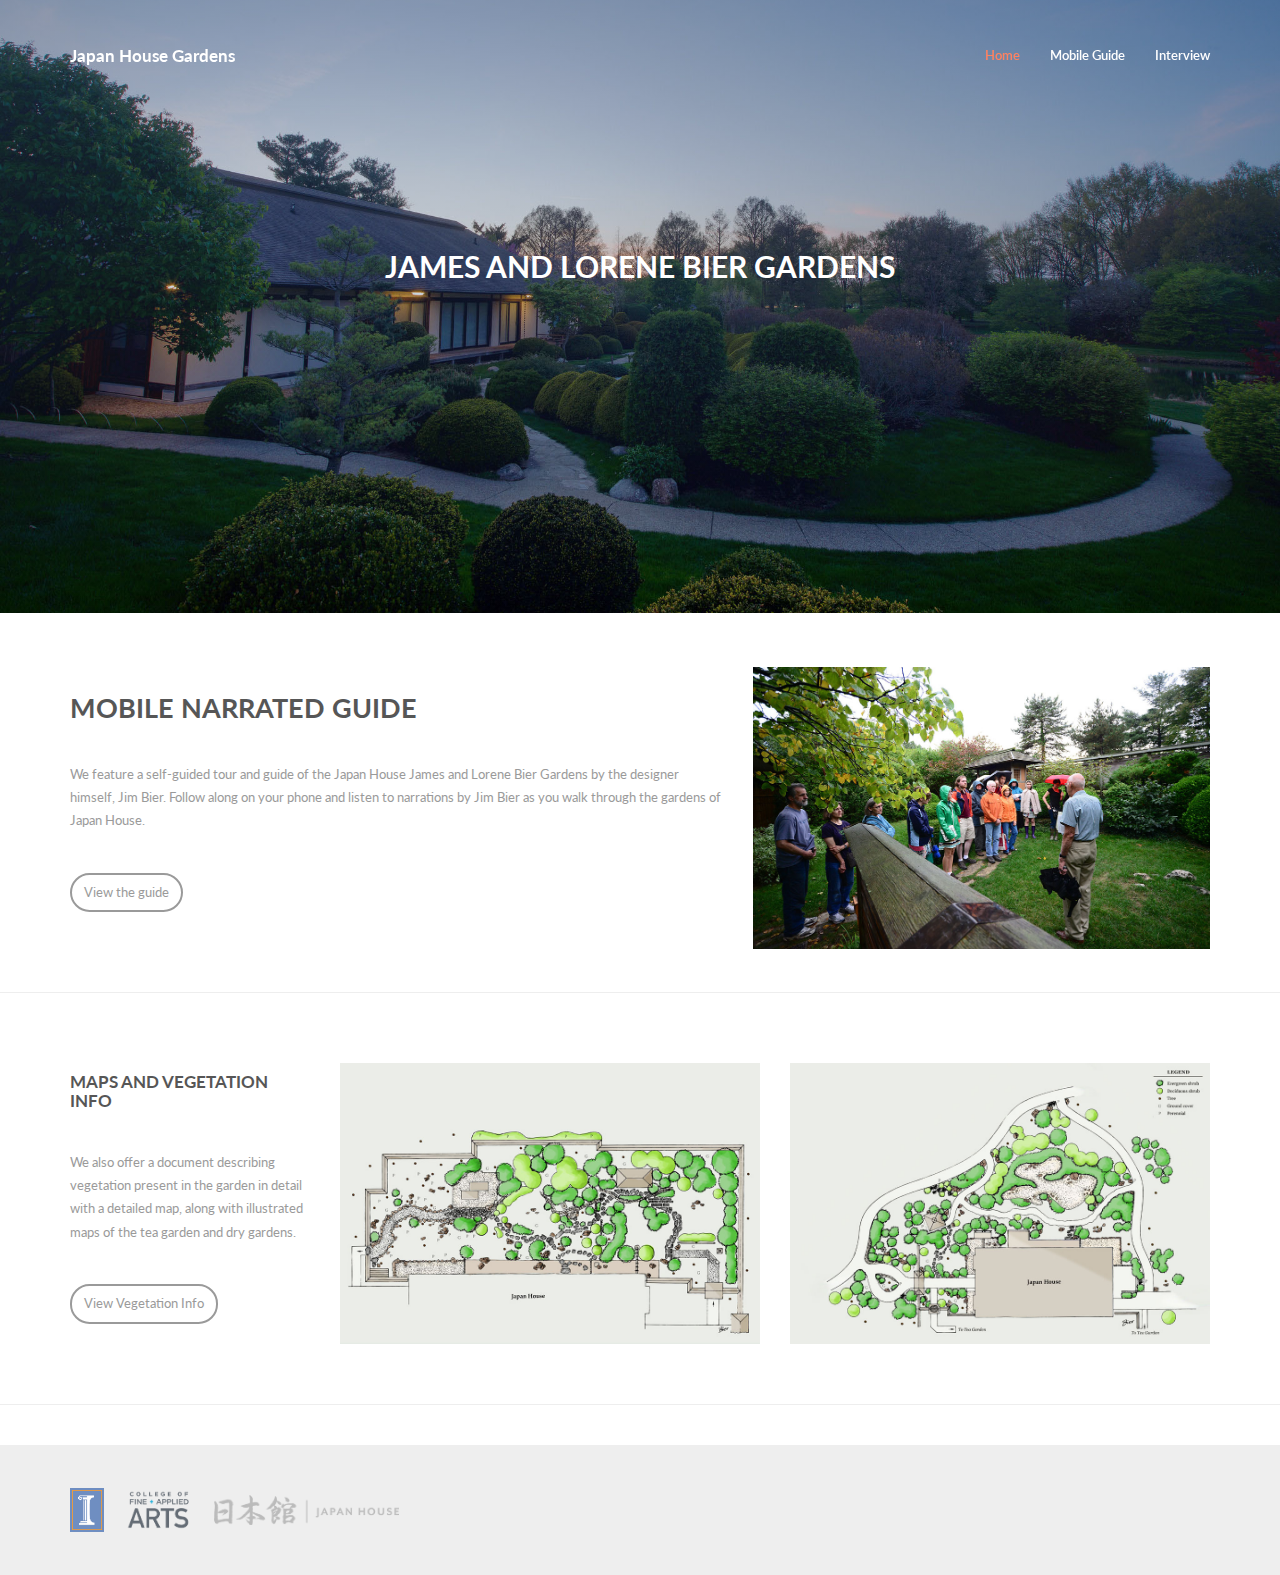
<file: index.html>
<!DOCTYPE html>
<html lang="en">
<head>
    <meta charset="utf-8">
    <meta http-equiv="X-UA-Compatible" content="IE=edge">
    <meta name="viewport" content="width=device-width, initial-scale=1">
    <meta name="description" content="">
    <meta name="author" content="">
    <link rel="shortcut icon" href="img/favicon.png" type="image/x-icon" />

    <title>Japan House | James and Lorene Bier Gardens</title>

    <!-- CSS -->
    <link href="css/animate.css" rel="stylesheet">

    <link href="css/styles.css" rel="stylesheet">


    <!-- Google Fonts -->
    <link href='http://fonts.googleapis.com/css?family=Lato:400,700,900' rel='stylesheet' type='text/css'>
    <!-- HTML5 shim and Respond.js for IE8 support of HTML5 elements and media queries -->
    <!--[if lt IE 9]>
      <script src="https://oss.maxcdn.com/html5shiv/3.7.2/html5shiv.min.js"></script>
      <script src="https://oss.maxcdn.com/respond/1.4.2/respond.min.js"></script>
    <![endif]-->
</head>
<body data-spy="scroll" data-target=".navbar" data-offset="71">
    <div class ="wrapper">
        <nav class="navbar navbar-default navbar-fixed-top js-navbar-top js-toggleClass">
            <div class="container">
              <div class="navbar-header">
                <button type="button" class="navbar-toggle collapsed" data-toggle="collapse" data-target="#navbar" aria-expanded="false" aria-controls="navbar">
                  <span class="sr-only">Toggle navigation</span>
                  <span class="icon-bar"></span>
                  <span class="icon-bar"></span>
                  <span class="icon-bar"></span>
                </button>
                <a class="navbar-brand" href="">Japan House Gardens</a>
              </div>
              <div id="navbar" class="collapse navbar-collapse">
                <ul class="nav navbar-nav navbar-right ">
                  <li class="active"><a href="">Home</a></li>
                  <li><a target="_blank" href="guide">Mobile Guide</a></li>
                  <li><a href="interview">Interview</a></li>
                  <!-- <li><a href="../faq">FAQs</a></li> -->
                </ul>
              </div><!--/.nav-collapse -->
            </div>
          </nav>

        <div class="hero hero_agency">
            <div class="container">
              <div class="row">
                <div class="col-xs-12">
                    <!-- Hero heading -->
                    <h1 class="heading hero__heading animated fadeInUp">James and Lorene Bier Gardens</h1>
                </div>
              </div> <!-- / .row -->
            </div> <!-- / .container -->
        </div> <!-- / .hero -->

      <div class="section">
        <div class="container">
          <div class="row"> 
            <div class="row-same-height">
              <div class="col-sm-7 col-sm-height col-middle">
                <h2 class="heading heading_left">Mobile Narrated Guide</h2>
                <p class="heading__sub">
                  We feature a self-guided tour and guide of the Japan House James and Lorene Bier Gardens by the designer himself, Jim Bier. Follow along on your phone and listen to narrations by Jim Bier as you walk through the gardens of Japan House.
                </p>
                <a href="guide" class="btn btn-default heading__btn">View the guide</a>
              </div>
              <div class="col-sm-5 col-sm-height col-middle">
                <div class="col-xs-12" style="height:50px;"></div>
                <img src="img/garden_ex.jpg" alt="..." class="img-responsive">
              </div>
            </div> <!-- / .row-same-height -->
          </div> <!-- / .row -->
        </div> <!-- / .container -->
      </div> <!-- / .section -->

        
        <!--
        <div align="center" class="center-block text-center">
            <video align="center" width="960" height="540" class="img img-responsive" poster="placeholder.png" controls>
                <source src="00000.mp4" type="video/mp4">
            </video>
        </div>
        -->
      <div class="section">
        <div class="container">
          <div class="row"> 
            <div class="row-same-height">
              <div class="col-sm-3 col-sm-height col-middle">
                <h4 class="heading heading_left">Maps and Vegetation Info</h4>
                <p class="heading__sub">
                  We also offer a document describing vegetation present in the garden in detail with a detailed map, along with illustrated maps of the tea garden and dry gardens.
                </p>
                <a href="http://japanhouse.art.illinois.edu/en/garden/Japan_House_Garden_Vegetation.pdf" class="btn btn-default heading__btn">View Vegetation Info</a>
              </div>
              <div class="col-sm-5 col-sm-height col-middle">
                <div class="col-xs-12" style="height:50px;"></div>
                <a target="_blank" href="img/teagarden_map.jpg"><img src="img/teagarden_map.jpg" alt="..." class="img-responsive"></a>
              </div>
              <div class="col-sm-5 col-sm-height col-middle">
                <div class="col-xs-12" style="height:50px;"></div>
                <a target="_blank" href="img/drygarden_map.jpg"><img src="img/drygarden_map.jpg" alt="..." class="img-responsive"></a>
              </div>
            </div> <!-- / .row-same-height -->
          </div> <!-- / .row -->
        </div> <!-- / .container -->
      </div> <!-- / .section -->


        <!-- FOOTER
      ============================== -->
        <footer>
            <div class="container">
                <div class="row">
                    <div class="col-sm-8">
                      <a target="_blank" href="http://illinois.edu">  
                      <img class="ill-link" src="img/prof50.gif"></a>
                      <a target="_blank" href="http://faa.illinois.edu">
                      <img class="faa-link" src="img/FAA-NewMark-dkslateblue.png"></a>
                      <a target="_blank" href="http://japanhouse.art.illinois.edu">
                      <img class="jh-link" src="img/JH_Kanji_horizontal.png"></a>
                    </div>
                </div>
            </div>
        </footer>
    </div> <!-- / .container -->

    <!-- JS Libraries -->
    <script src="https://ajax.googleapis.com/ajax/libs/jquery/2.0.3/jquery.min.js"></script>
    <script src="js/jquery.waypoints.min.js"></script>
    <script src="js/bootstrap.min.js"></script>   
    <script src="js/custom.js"></script>
    
    <!-- This is campus emergency notification system implementation. DO NOT REMOVE! -->
    <script type="text/javascript" src="http://emergency.webservices.illinois.edu/illinois.js"></script>

</body>
</html>
</file>
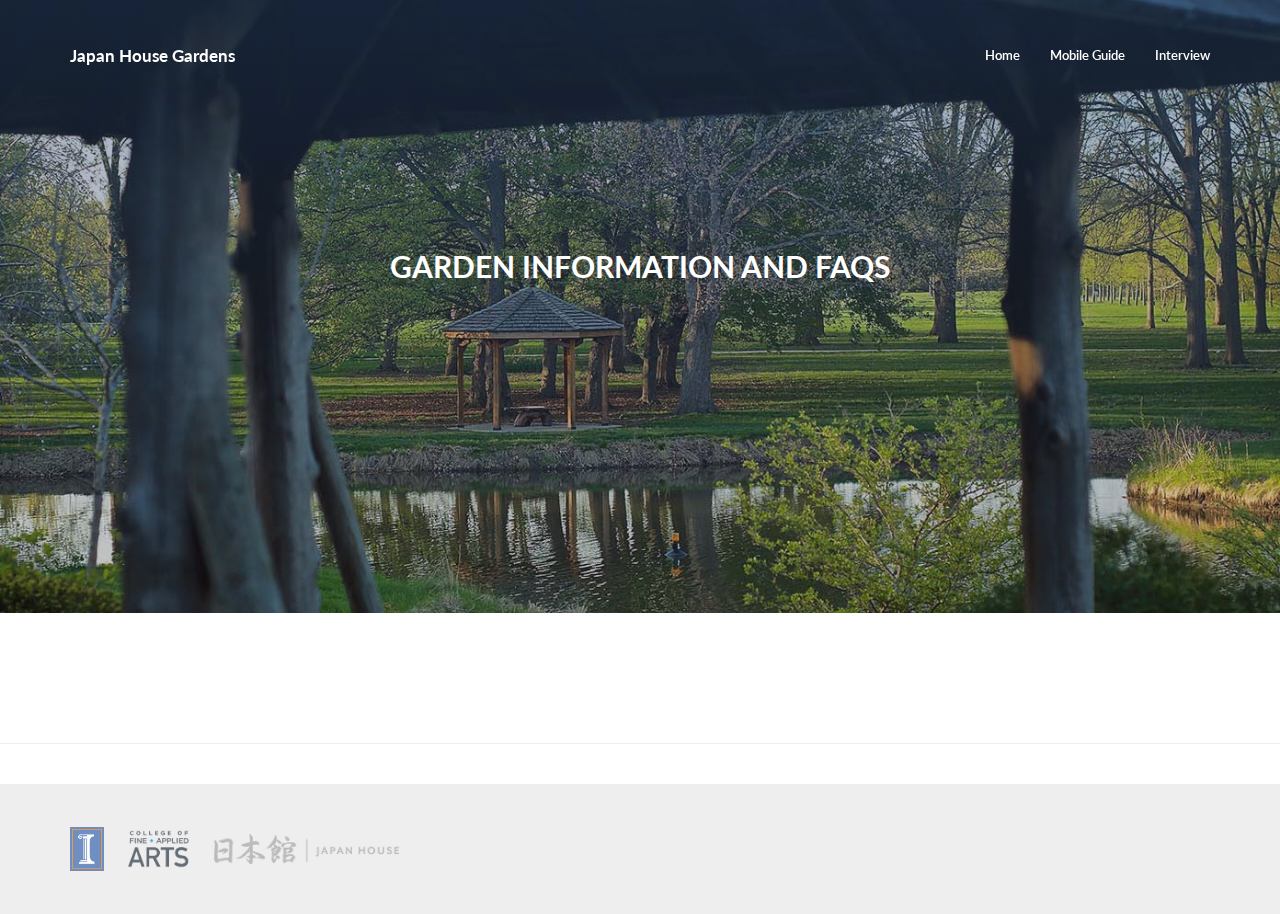
<file: faq/index.html>
<!DOCTYPE html>
<html lang="en">
<head>
    <meta charset="utf-8">
    <meta http-equiv="X-UA-Compatible" content="IE=edge">
    <meta name="viewport" content="width=device-width, initial-scale=1">
    <meta name="description" content="">
    <meta name="author" content="">
    <link rel="shortcut icon" href="../img/favicon.png" type="image/x-icon" />

    <title>Japan House | James and Lorene Bier Gardens</title>

    <!-- CSS -->
    <link href="../css/animate.css" rel="stylesheet">

    <link href="../css/styles.css" rel="stylesheet">


    <!-- Google Fonts -->
    <link href='http://fonts.googleapis.com/css?family=Lato:400,700,900' rel='stylesheet' type='text/css'>
    <!-- HTML5 shim and Respond.js for IE8 support of HTML5 elements and media queries -->
    <!--[if lt IE 9]>
      <script src="https://oss.maxcdn.com/html5shiv/3.7.2/html5shiv.min.js"></script>
      <script src="https://oss.maxcdn.com/respond/1.4.2/respond.min.js"></script>
    <![endif]-->
</head>
<body data-spy="scroll" data-target=".navbar" data-offset="71">
    <div class ="wrapper">
        <nav class="navbar navbar-default navbar-fixed-top js-navbar-top js-toggleClass">
            <div class="container">
              <div class="navbar-header">
                <button type="button" class="navbar-toggle collapsed" data-toggle="collapse" data-target="#navbar" aria-expanded="false" aria-controls="navbar">
                  <span class="sr-only">Toggle navigation</span>
                  <span class="icon-bar"></span>
                  <span class="icon-bar"></span>
                  <span class="icon-bar"></span>
                </button>
                <a class="navbar-brand" href="../">Japan House Gardens</a>
              </div>
              <div id="navbar" class="collapse navbar-collapse">
                <ul class="nav navbar-nav navbar-right ">
                  <li><a href="../">Home</a></li>
                  <li><a target="_blank" href="../guide">Mobile Guide</a></li>
                  <li><a href="../interview">Interview</a></li>
                  <!-- <li class="active"><a href="">FAQs</a></li> -->
                </ul>
              </div><!--/.nav-collapse -->
            </div>
          </nav>

        <div class="hero hero-faq">
            <div class="container">
              <div class="row">
                <div class="col-xs-12">
                    <!-- Hero heading -->
                    <h1 class="heading hero__heading animated fadeInUp">Garden Information and FAQs</h1>
                </div>
              </div> <!-- / .row -->
            </div> <!-- / .container -->
        </div> <!-- / .hero -->

        <div class="section">
          <div class="container">
            <div class="col-xs-12" style="height:50px;"></div>
            <b><h4 class="heading question"></h4></b>
            <p></p>


        </div> <!-- / .container -->
      </div> <!-- / .section -->

        <!-- FOOTER
      ============================== -->
        <footer>
            <div class="container">
                <div class="row">
                    <div class="col-sm-8">
                      <a target="_blank" href="http://illinois.edu">  
                      <img class="ill-link" src="../img/prof50.gif"></a>
                      <a target="_blank" href="http://faa.illinois.edu">
                      <img class="faa-link" src="../img/FAA-NewMark-dkslateblue.png"></a>
                      <a target="_blank" href="http://japanhouse.art.illinois.edu">
                      <img class="jh-link" src="../img/JH_Kanji_horizontal.png"></a>
                    </div>
                </div>
            </div>
        </footer>
    </div> <!-- / .container -->

    <!-- JS Libraries -->
    <script src="https://ajax.googleapis.com/ajax/libs/jquery/1.11.2/jquery.min.js"></script>
    <script src="../js/jquery.waypoints.min.js"></script>
    <script src="../js/bootstrap.min.js"></script>  
    <script src="../js/custom.js"></script>
    
    <!-- This is campus emergency notification system implementation. DO NOT REMOVE! -->
    <script type="text/javascript" src="http://emergency.webservices.illinois.edu/illinois.js"></script>

</body>
</html>
</file>
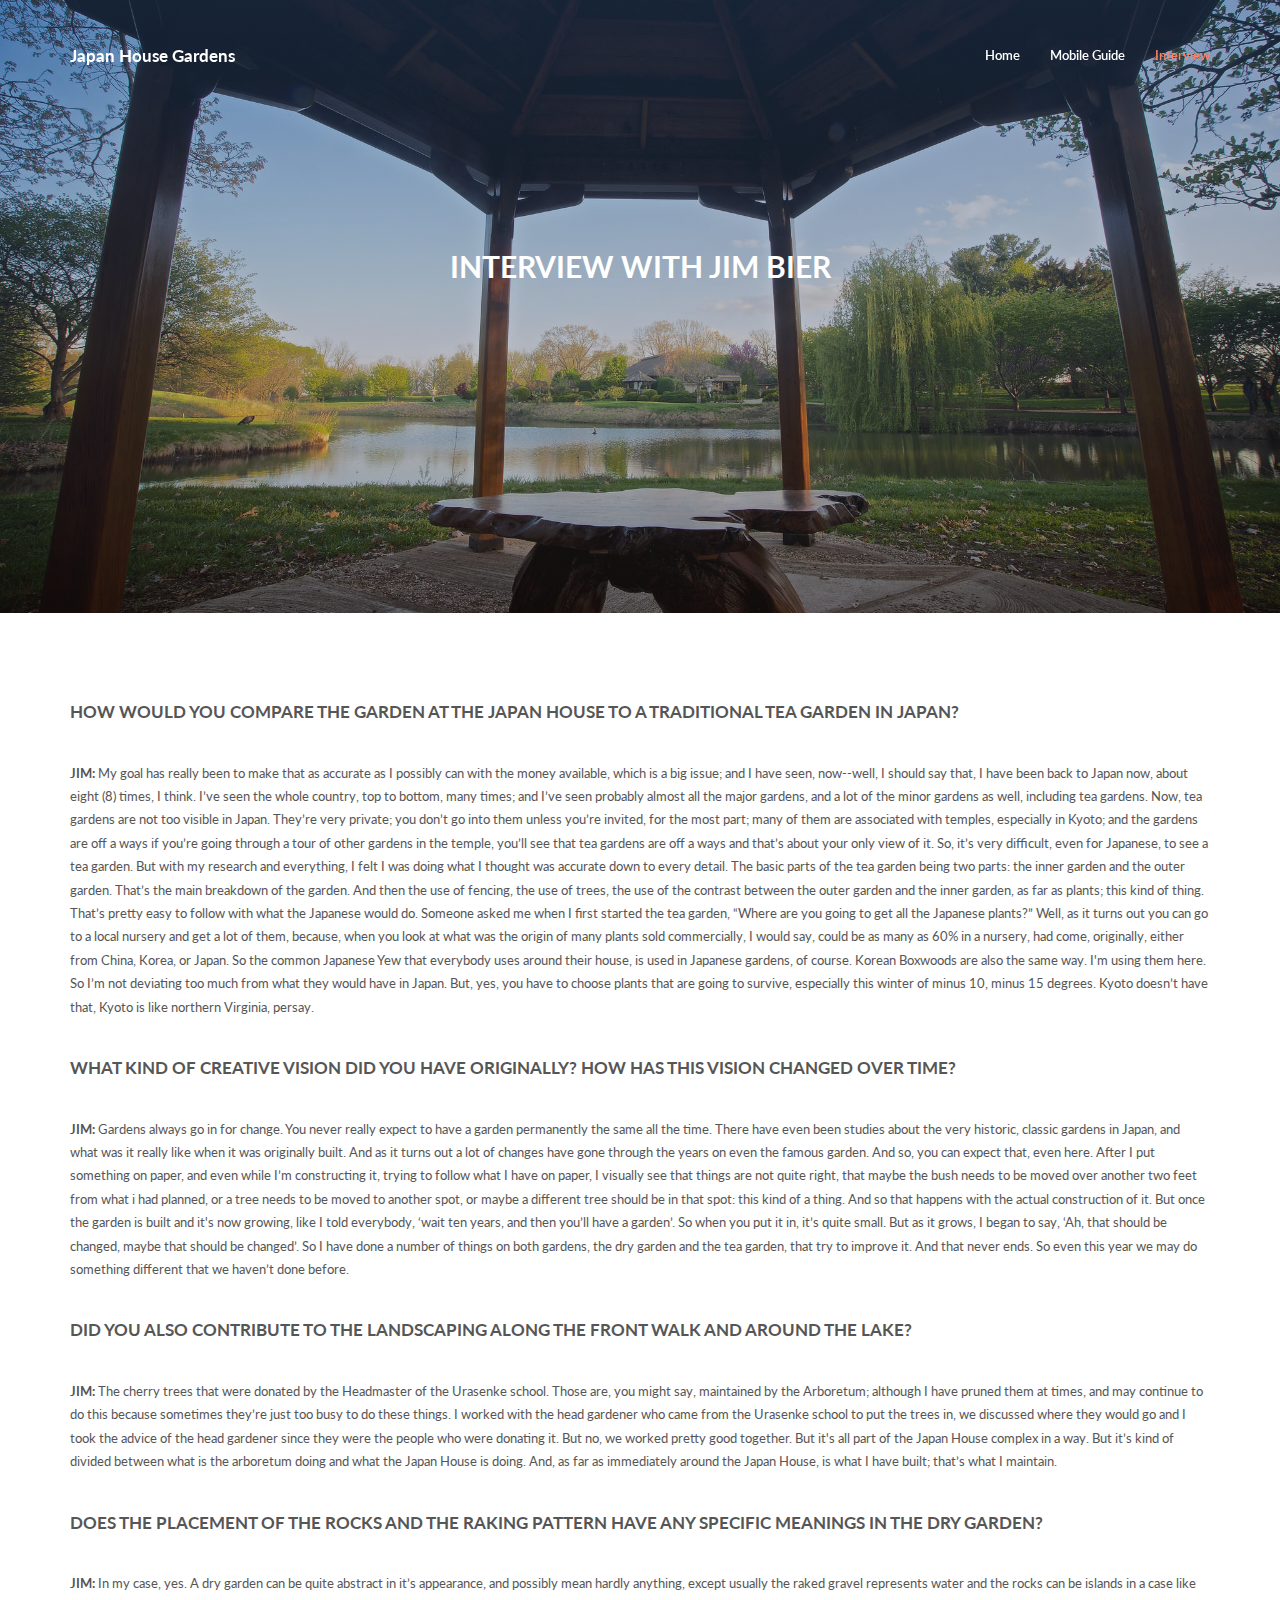
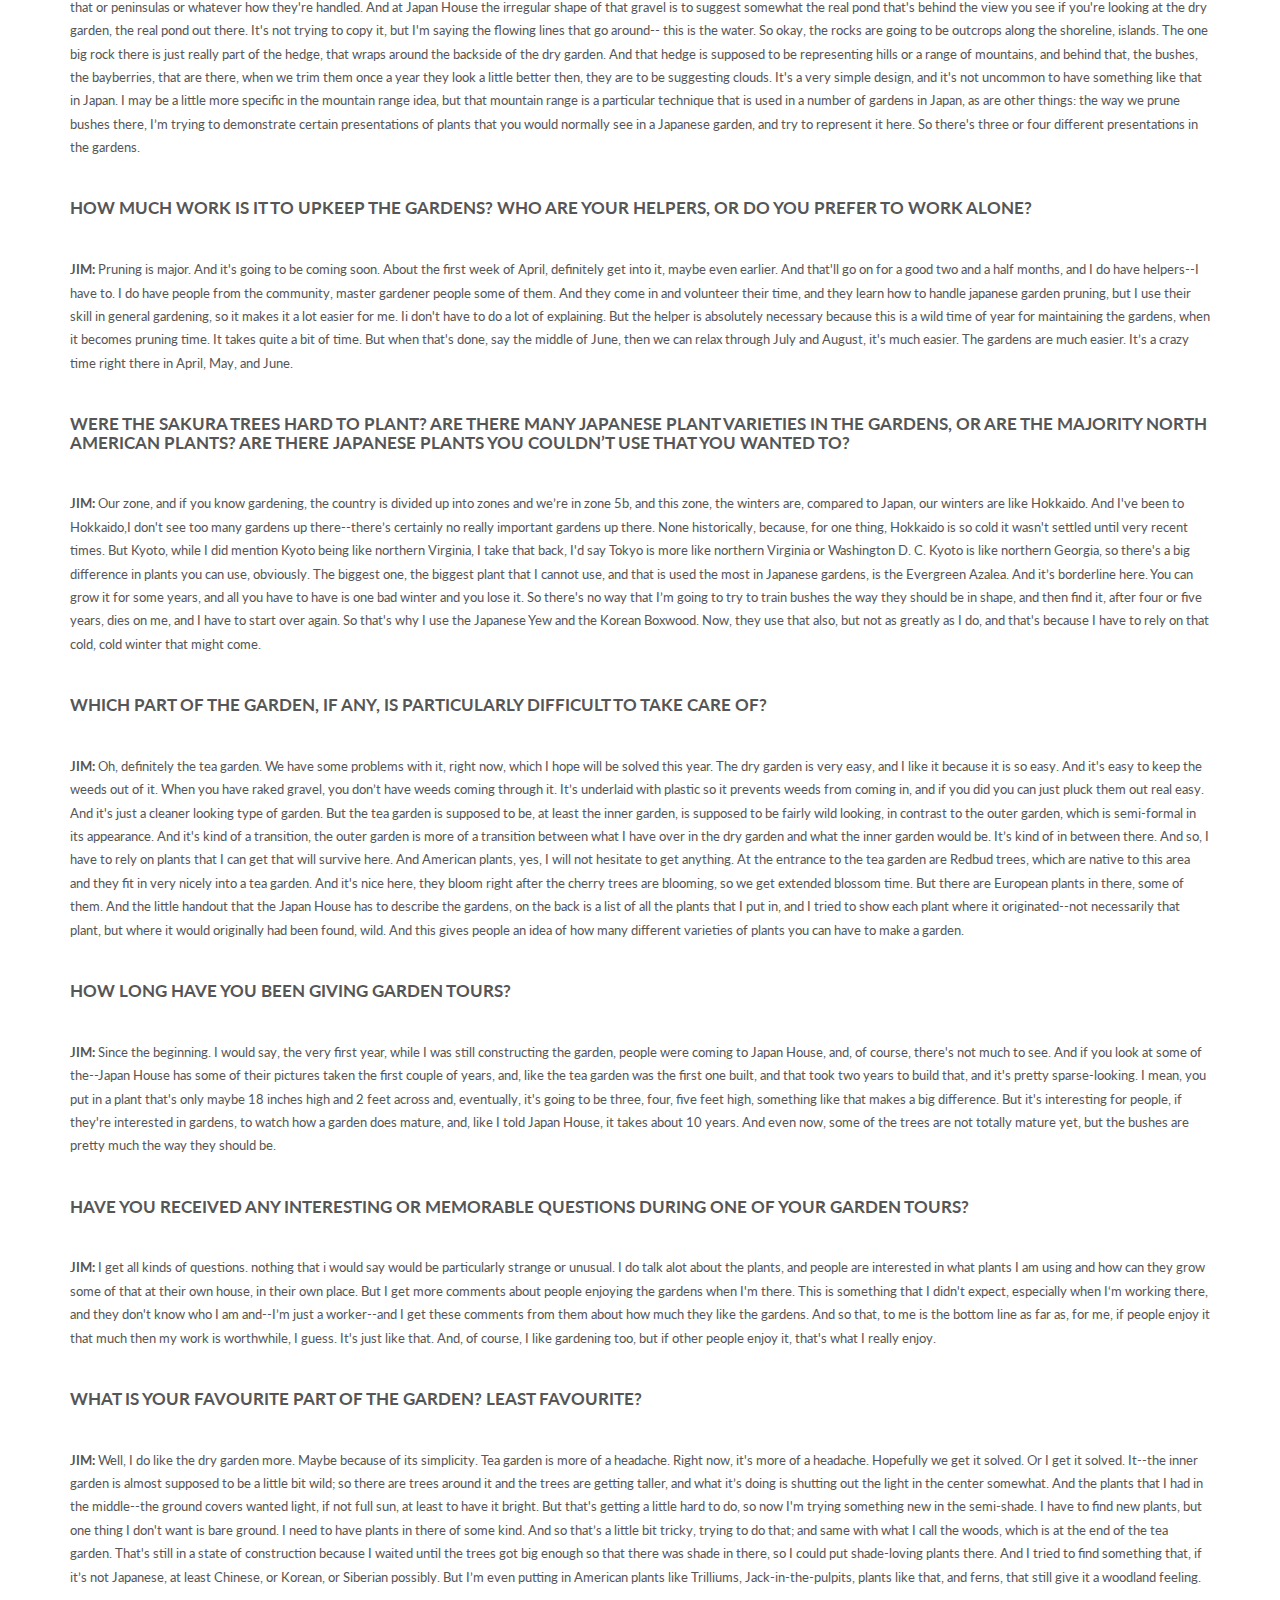
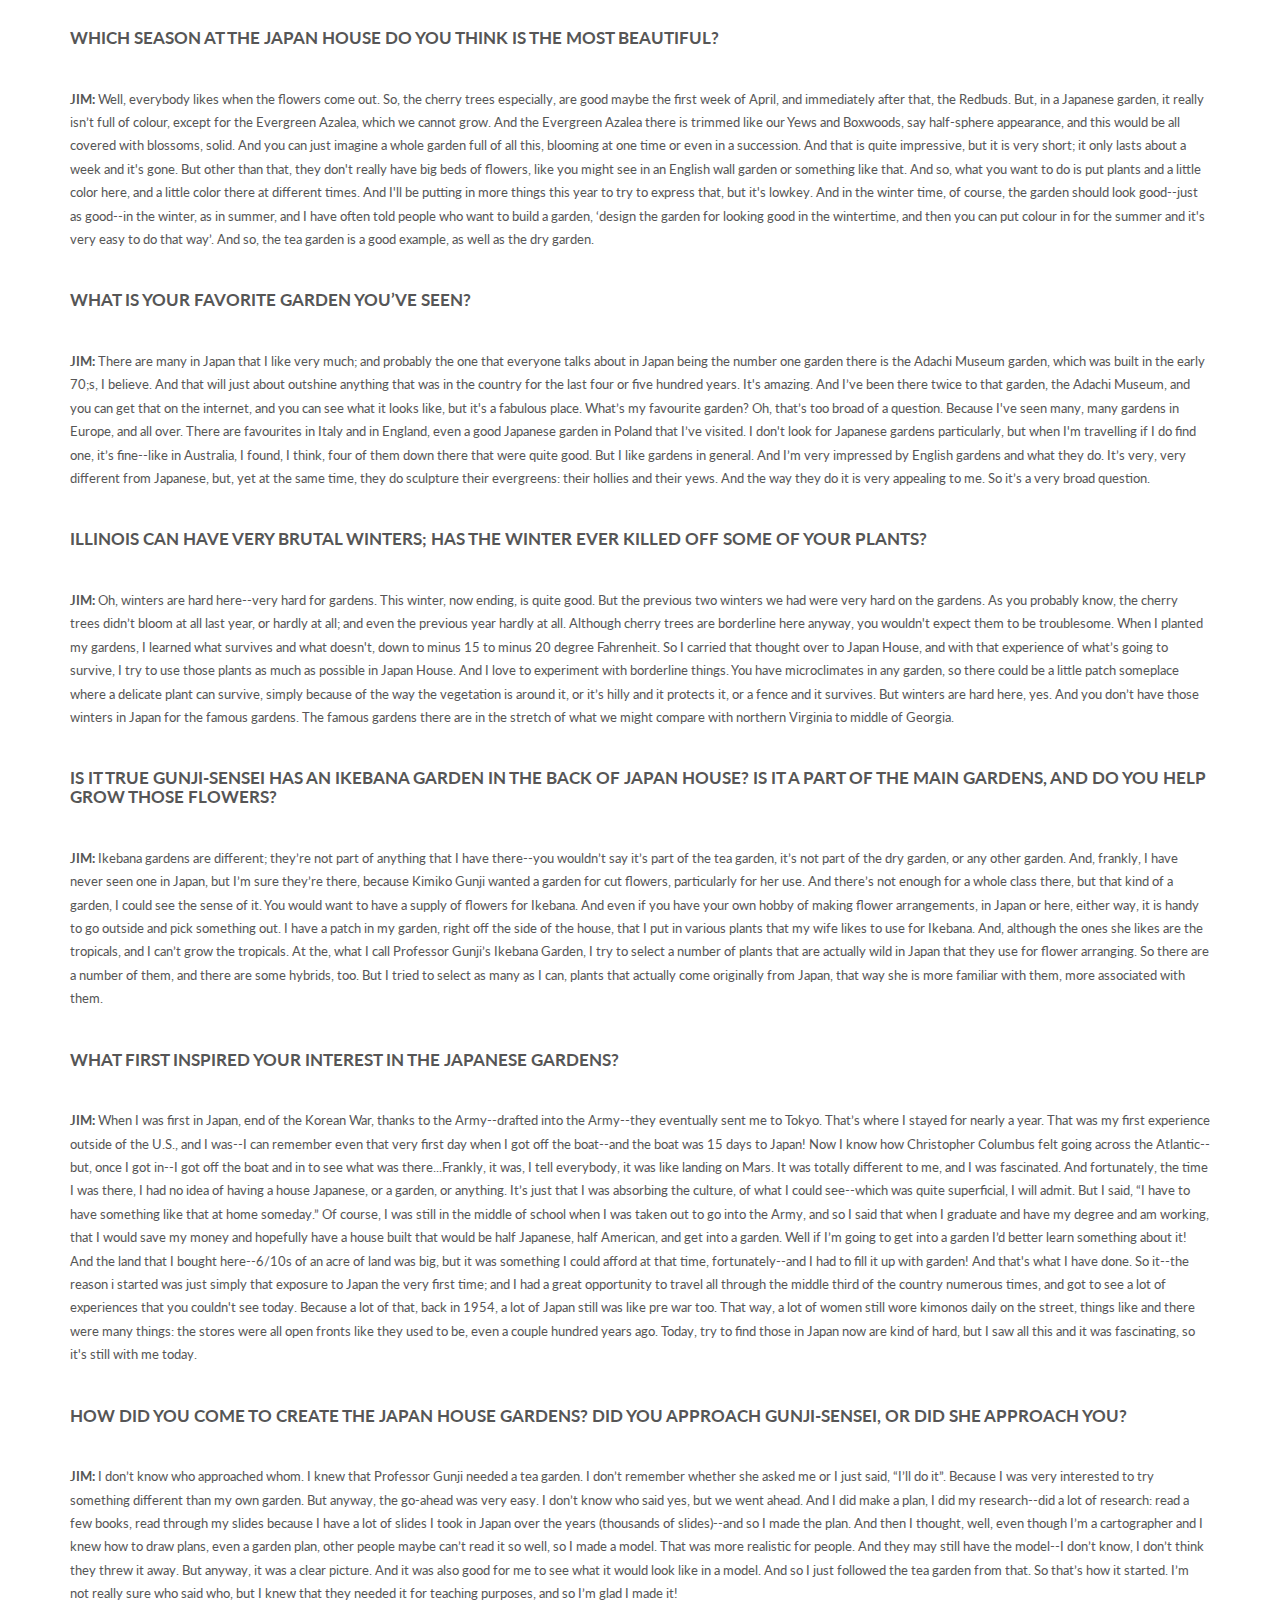
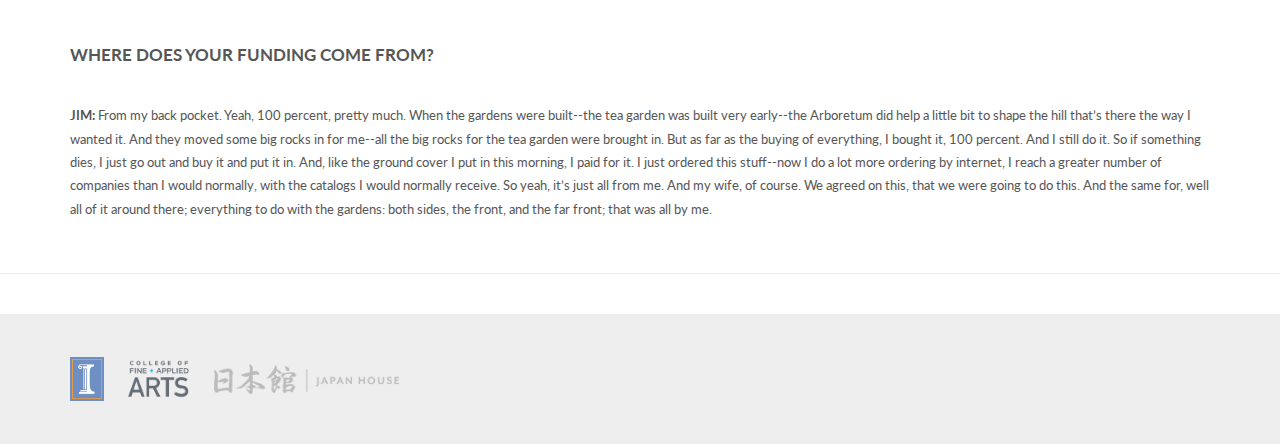
<file: interview/index.html>
<!DOCTYPE html>
<html lang="en">
<head>
    <meta charset="utf-8">
    <meta http-equiv="X-UA-Compatible" content="IE=edge">
    <meta name="viewport" content="width=device-width, initial-scale=1">
    <meta name="description" content="">
    <meta name="author" content="">
    <link rel="shortcut icon" href="../img/favicon.png" type="image/x-icon" />

    <title>Japan House | James and Lorene Bier Gardens</title>

    <!-- CSS -->
    <link href="../css/animate.css" rel="stylesheet">

    <link href="../css/styles.css" rel="stylesheet">


    <!-- Google Fonts -->
    <link href='http://fonts.googleapis.com/css?family=Lato:400,700,900' rel='stylesheet' type='text/css'>
    <!-- HTML5 shim and Respond.js for IE8 support of HTML5 elements and media queries -->
    <!--[if lt IE 9]>
      <script src="https://oss.maxcdn.com/html5shiv/3.7.2/html5shiv.min.js"></script>
      <script src="https://oss.maxcdn.com/respond/1.4.2/respond.min.js"></script>
    <![endif]-->
</head>
<body data-spy="scroll" data-target=".navbar" data-offset="71">
    <div class ="wrapper">
        <nav class="navbar navbar-default navbar-fixed-top js-navbar-top js-toggleClass">
            <div class="container">
              <div class="navbar-header">
                <button type="button" class="navbar-toggle collapsed" data-toggle="collapse" data-target="#navbar" aria-expanded="false" aria-controls="navbar">
                  <span class="sr-only">Toggle navigation</span>
                  <span class="icon-bar"></span>
                  <span class="icon-bar"></span>
                  <span class="icon-bar"></span>
                </button>
                <a class="navbar-brand" href="../">Japan House Gardens</a>
              </div>
              <div id="navbar" class="collapse navbar-collapse">
                <ul class="nav navbar-nav navbar-right ">
                  <li><a href="../">Home</a></li>
                  <li><a target="_blank" href="../guide">Mobile Guide</a></li>
                  <li class="active"><a href="">Interview</a></li>
                  <!-- <li><a href="../faq">FAQs</a></li> -->
                </ul>
              </div><!--/.nav-collapse -->
            </div>
          </nav>

        <div class="hero hero-interview">
            <div class="container">
              <div class="row">
                <div class="col-xs-12">
                    <!-- Hero heading -->
                    <h1 class="heading hero__heading animated fadeInUp">Interview with Jim Bier</h1>
                </div>
              </div> <!-- / .row -->
            </div> <!-- / .container -->
        </div> <!-- / .hero -->

      <div class="section">
        <div class="container">
            <div class="col-xs-12" style="height:50px;"></div>
            <b><h4 class="heading question">How would you compare the garden at the Japan House to a traditional tea garden in Japan?</h4></b>
            <p><b>JIM:</b> My goal has really been to make that as accurate as I possibly can with the money available, which is a big issue; and I have seen, now--well, I should say that, I have been back to Japan now, about eight (8) times, I think. I’ve seen the whole country, top to bottom, many times; and I’ve seen probably almost all the major gardens, and a lot of the minor gardens as well, including tea gardens. Now, tea gardens are not too visible in Japan. They’re very private; you don’t go into them unless you’re invited, for the most part; many of them are associated with temples, especially in Kyoto; and the gardens are off a ways if you’re going through a tour of other gardens in the temple, you’ll see that tea gardens are off a ways and that’s about your only view of it. So, it’s very difficult, even for Japanese, to see a tea garden. But with my research and everything, I felt I was doing what I thought was accurate down to every detail. The basic parts of the tea garden being two parts: the inner garden and the outer garden. That’s the main breakdown of the garden. And then the use of fencing, the use of trees, the use of the contrast between the outer garden and the inner garden, as far as plants; this kind of thing. That’s pretty easy to follow with what the Japanese would do.  Someone asked me when I first started the tea garden, “Where are you going to get all the Japanese plants?” Well, as it turns out you can go to a local nursery and get a lot of them, because, when you look at what was the origin of many plants sold commercially, I would say, could be as many as 60% in a nursery, had come, originally, either from China, Korea, or Japan. So the common Japanese Yew that everybody uses around their house, is used in Japanese gardens, of course. Korean Boxwoods are also the same way. I'm using them here. So I’m not deviating too much from what they would have in Japan. But, yes, you have to choose plants that are going to survive, especially this winter of minus 10, minus 15 degrees. Kyoto doesn’t have that, Kyoto is like northern Virginia, persay.</p>

            <b><h4 class="heading question">What kind of creative vision did you have originally? How has this vision changed over time?</h4></b>
            <p><b>JIM:</b> Gardens always go in for change. You never really expect to have a garden permanently the same all the time. There have even been studies about the very historic, classic gardens in Japan, and what was it really like when it was originally built. And as it turns out a lot of changes have gone through the years on even the famous garden. And so, you can expect that, even here. After I put something on paper, and even while I’m constructing it, trying to follow what I have on paper, I visually see that things are not quite right, that maybe the bush needs to be moved over another two feet from what i had planned, or a tree needs to be moved to another spot, or maybe a different tree should be in that spot: this kind of a thing. And so that happens with the actual construction of it. But once the garden is built and it's now growing, like I told everybody, ‘wait ten years, and then you’ll have a garden’. So when you put it in, it’s quite small. But as it grows, I began to say, ‘Ah, that should be changed, maybe that should be changed’. So I have done a number of things on both gardens, the dry garden and the tea garden, that try to improve it. And that never ends. So even this year we may do something different that we haven’t done before.</p>

            <b><h4 class="heading question">Did you also contribute to the landscaping along the front walk and around the lake?</h4></b>
            <p><b>JIM:</b> The cherry trees that were donated by the Headmaster of the Urasenke school. Those are, you might say, maintained by the Arboretum; although I have pruned them at times, and may continue to do this because sometimes they’re just too busy to do these things. I worked with the head gardener who came from the Urasenke school to put the trees in, we discussed where they would go and I took the advice of the head gardener since they were the people who were donating it. But no, we worked pretty good together. But it's all part of the Japan House complex in a way. But it’s kind of divided between what is the arboretum doing and what the Japan House is doing. And, as far as immediately around the Japan House, is what I have built; that’s what I maintain.</p>

            <b><h4 class="heading question">Does the placement of the rocks and the raking pattern have any specific meanings in the dry garden?</h4></b>
            <p><b>JIM:</b> In my case, yes. A dry garden can be quite abstract in it’s appearance, and possibly mean hardly anything, except usually the raked gravel represents water and the rocks can be islands in a case like that or peninsulas or whatever how they're handled. And at Japan House the irregular shape of that gravel is to suggest somewhat the real pond that's behind the view you see if you're looking at the dry garden, the real pond out there. It's not trying to copy it, but I'm saying the flowing lines that go around-- this is the water. So okay, the rocks are going to be outcrops along the shoreline, islands. The one big rock there is just really part of the hedge, that wraps around the backside of the dry garden. And that hedge is supposed to be representing hills or a range of mountains, and behind that, the bushes, the bayberries, that are there, when we trim them once a year they look a little better then, they are to be suggesting clouds. It's a very simple design, and it's not uncommon to have something like that in Japan. I may be a little more specific in the mountain range idea, but that mountain range is a particular technique that is used in a number of gardens in Japan, as are other things: the way we prune bushes there, I’m trying to demonstrate certain presentations of plants that you would normally see in a Japanese garden, and try to represent it here. So there's three or four different presentations in the gardens.</p>

            <b><h4 class="heading question">How much work is it to upkeep the gardens? Who are your helpers, or do you prefer to work alone?</h4></b>
            <p><b>JIM:</b> Pruning is major. And it's going to be coming soon. About the first week of April, definitely get into it, maybe even earlier. And that'll go on for a good two and a half months, and I do have helpers--I have to. I do have people from the community, master gardener people some of them. And they come in and volunteer their time, and they learn how to handle japanese garden pruning, but I use their skill in general gardening, so it makes it a lot easier for me. Ii don't have to do a lot of explaining. But the helper is absolutely necessary because this is a wild time of year for maintaining the gardens, when it becomes pruning time. It takes quite a bit of time. But when that's done, say the middle of June, then we can relax through July and August, it's much easier. The gardens are much easier. It’s a crazy time right there in April, May, and June.</p>

            <b><h4 class="heading question">Were the Sakura trees hard to plant? Are there many Japanese plant varieties in the gardens, or are the majority North American plants? Are there Japanese plants you couldn’t use that you wanted to?</h4></b>
            <p><b>JIM:</b> Our zone, and if you know gardening, the country is divided up into zones and we’re in zone 5b, and this zone, the winters are, compared to Japan, our winters are like Hokkaido. And I've been to Hokkaido,I don't see too many gardens up there--there’s certainly no really important gardens up there. None historically, because, for one thing, Hokkaido is so cold it wasn't settled until very recent times. But Kyoto, while I did mention Kyoto being like northern Virginia, I take that back, I'd say Tokyo is more like northern Virginia or Washington D. C.  Kyoto is like northern Georgia, so there's a big difference in plants you can use, obviously. The biggest one, the biggest plant that I cannot use, and that is used the most in Japanese gardens, is the Evergreen Azalea. And it’s borderline here. You can grow it for some years, and all you have to have is one bad winter and you lose it. So there's no way that I’m going to try to train bushes the way they should be in shape, and then find it, after four or five years, dies on me, and I have to start over again. So that's why I use the Japanese Yew and the Korean Boxwood. Now, they use that also, but not as greatly as I do, and that's because I have to rely on that cold, cold winter that might come.</p>

            <b><h4 class="heading question">Which part of the garden, if any, is particularly difficult to take care of?</h4></b>
            <p><b>JIM:</b> Oh, definitely the tea garden. We have some problems with it, right now, which I hope will be solved this year. The dry garden is very easy, and I like it because it is so easy. And it's easy to keep the weeds out of it. When you have raked gravel, you don’t have weeds coming through it. It’s underlaid with plastic so it prevents weeds from coming in, and if you did you can just pluck them out real easy. And it's just a cleaner looking type of garden. But the tea garden is supposed to be, at least the inner garden, is supposed to be fairly wild looking, in contrast to the outer garden, which is semi-formal in its appearance. And it's kind of a transition, the outer garden is more of a transition between what I have over in the dry garden and what the inner garden would be. It’s kind of in between there. And so, I have to rely on plants that I can get that will survive here. And American plants, yes, I will not hesitate to get anything. At the entrance to the tea garden are Redbud trees, which are native to this area and they fit in very nicely into a tea garden. And it's nice here, they bloom right after the cherry trees are blooming, so we get extended blossom time. But there are European plants in there, some of them. And the little handout that the Japan House has to describe the gardens, on the back is a list of all the plants that I put in, and I tried to show each plant where it originated--not necessarily that plant, but where it would originally had been found, wild. And this gives people an idea of how many different varieties of plants you can have to make a garden.</p>

            <b><h4 class="heading question">How long have you been giving garden tours?</h4></b>
            <p><b>JIM:</b> Since the beginning. I would say, the very first year, while I was still constructing the garden, people were coming to Japan House, and, of course, there's not much to see. And if you look at some of the--Japan House has some of their pictures taken the first couple of years, and, like the tea garden was the first one built, and that took two years to build that, and it's pretty sparse-looking. I mean, you put in a plant that's only maybe 18 inches high and 2 feet across and, eventually, it's going to be three, four, five feet high, something like that makes a big difference. But it's interesting for people, if they're interested in gardens, to watch how a garden does mature, and, like I told Japan House, it takes about 10 years. And even now, some of the trees are not totally mature yet, but the bushes are pretty much the way they should be.</p>

            <b><h4 class="heading question">Have you received any interesting or memorable questions during one of your garden tours?</h4></b>
            <p><b>JIM:</b> I get all kinds of questions. nothing that i would say would be particularly strange or unusual. I do talk alot about the plants, and people are interested in what plants I am using and how can they grow some of that at their own house, in their own place. But I get more comments about people enjoying the gardens when I'm there. This is something that I didn't expect, especially when I‘m working there, and they don't know who I am and--I’m just a worker--and I get these comments from them about how much they like the gardens. And so that, to me is the bottom line as far as, for me, if people enjoy it that much then my work is worthwhile, I guess. It's just like that. And, of course, I like gardening too, but if other people enjoy it, that's what I really enjoy.</p>

            <b><h4 class="heading question">What is your favourite part of the garden? Least favourite?</h4></b>
            <p><b>JIM:</b> Well, I do like the dry garden more. Maybe because of its simplicity. Tea garden is more of a headache. Right now, it's more of a headache. Hopefully we get it solved. Or I get it solved. It--the inner garden is almost supposed to be a little bit wild; so there are trees around it and the trees are getting taller, and what it’s doing is shutting out the light in the center somewhat. And the plants that I had in the middle--the ground covers wanted light, if not full sun, at least to have it bright. But that's getting a little hard to do, so now I'm trying something new in the semi-shade. I have to find new plants, but one thing I don't want is bare ground. I need to have plants in there of some kind.  And so that’s a little bit tricky, trying to do that; and same with what I call the woods, which is at the end of the tea garden. That's still in a state of construction because I waited until the trees got big enough so that there was shade in there, so I could put shade-loving plants there. And I tried to find something that, if it’s not Japanese, at least Chinese, or Korean, or Siberian possibly. But I’m even putting in American plants like Trilliums, Jack-in-the-pulpits, plants like that, and ferns, that still give it a woodland feeling.</p>

            <b><h4 class="heading question">Which season at the Japan House do you think is the most beautiful?</h4></b>
            <p><b>JIM:</b> Well, everybody likes when the flowers come out. So, the cherry trees especially, are good maybe the first week of April, and immediately after that, the Redbuds. But, in a Japanese garden, it really isn’t full of colour, except for the Evergreen Azalea, which we cannot grow. And the Evergreen Azalea there is trimmed like our Yews and Boxwoods, say half-sphere appearance, and this would be all covered with blossoms, solid. And you can just imagine a whole garden full of all this, blooming at one time or even in a succession. And that is quite impressive, but it is very short; it only lasts about a week and it's gone. But other than that, they don't really have big beds of flowers, like you might see in an English wall garden or something like that. And so, what you want to do is put plants and a little color here, and a little color there at different times. And I'll be putting in more things this year to try to express that, but it's lowkey. And in the winter time, of course, the garden should look good--just as good--in the winter, as in summer, and I have often told people who want to build a garden, ‘design the garden for looking good in the wintertime, and then you can put colour in for the summer and it's very easy to do that way’.  And so, the tea garden is a good example, as well as the dry garden.</p>

            <b><h4 class="heading question">What is your favorite garden you’ve seen?</h4></b>
            <p><b>JIM:</b> There are many in Japan that I like very much; and probably the one that everyone talks about in Japan being the number one garden there is the Adachi Museum garden, which was built in the early 70;s, I believe. And that will just about outshine anything that was in the country for the last four or five hundred years. It's amazing. And I’ve been there twice to that garden, the Adachi Museum, and you can get that on the internet, and you can see what it looks like, but it's a fabulous place. What’s my favourite garden? Oh, that’s too broad of a question. Because I've seen many, many gardens in Europe, and all over. There are favourites in Italy and in England, even a good Japanese garden in Poland that I’ve visited. I don't look for Japanese gardens particularly, but when I'm travelling if I do find one, it’s fine--like in Australia, I found, I think, four of them down there that were quite good. But I like gardens in general. And I’m very impressed by English gardens and what they do. It’s very, very different from Japanese, but, yet at the same time, they do sculpture their evergreens: their hollies and their yews. And the way they do it is very appealing to me. So it’s a very broad question.</p>

            <b><h4 class="heading question">Illinois can have very brutal winters; has the winter ever killed off some of your plants?</h4></b>
            <p><b>JIM:</b> Oh, winters are hard here--very hard for gardens. This winter, now ending, is quite good. But the previous two winters we had were very hard on the gardens. As you probably know, the cherry trees didn’t bloom at all last year, or hardly at all; and even the previous year hardly at all. Although cherry trees are borderline here anyway, you wouldn't expect them to be troublesome. When I planted my gardens, I learned what survives and what doesn't, down to minus 15 to minus 20 degree Fahrenheit. So I carried that thought over to Japan House, and with that experience of what’s going to survive, I try to use those plants as much as possible in Japan House. And I love to experiment with borderline things. You have microclimates in any garden, so there could be a little patch someplace where a delicate plant can survive, simply because of the way the vegetation is around it, or it’s hilly and it protects it, or a fence and it survives. But winters are hard here, yes. And you don’t have those winters in Japan for the famous gardens. The famous gardens there are in the stretch of what we might compare with northern Virginia to middle of Georgia.</p>

            <b><h4 class="heading question"> Is it true Gunji-sensei has an Ikebana Garden in the back of Japan House? Is it a part of the main gardens, and do you help grow those flowers?</h4></b>
            <p><b>JIM:</b> Ikebana gardens are different; they’re not part of anything that I have there--you wouldn’t say it’s part of the tea garden, it’s not part of the dry garden, or any other garden.  And, frankly, I have never seen one in Japan, but I’m sure they’re there, because Kimiko Gunji wanted a garden for cut flowers, particularly for her use. And there’s not enough for a whole class there, but that kind of a garden, I could see the sense of it. You would want to have a supply of flowers for Ikebana. And even if you have your own hobby of making flower arrangements, in Japan or here, either way, it is handy to go outside and pick something out. I have a patch in my garden, right off the side of the house, that I put in various plants that my wife likes to use for Ikebana. And, although the ones she likes are the tropicals, and I can’t grow the tropicals. At the, what I call Professor Gunji’s Ikebana Garden, I try to select a number of plants that are actually wild in Japan that they use for flower arranging.  So there are a number of them, and there are some hybrids, too. But I tried to select as many as I can, plants that actually come originally from Japan, that way she is more familiar with them, more associated with them.</p>

            <b><h4 class="heading question">What first inspired your interest in the Japanese gardens?</h4></b>
            <p><b>JIM:</b> When I was first in Japan, end of the Korean War, thanks to the Army--drafted into the Army--they eventually sent me to Tokyo. That’s where I stayed for nearly a year. That was my first experience outside of the U.S., and I was--I can remember even that very first day when I got off the boat--and the boat was 15 days to Japan! Now I know how Christopher Columbus felt going across the Atlantic--but, once I got in--I got off the boat and in to see what was there...Frankly, it was, I tell everybody, it was like landing on Mars.  It was totally different to me, and I was fascinated. And fortunately, the time I was there, I had no idea of having a house Japanese, or a garden, or anything. It’s just that I was absorbing the culture, of what I could see--which was quite superficial, I will admit. But I said, “I have to have something like that at home someday.” Of course, I was still in the middle of school when I was taken out to go into the Army, and so I said that when I graduate and have my degree and am working, that I would save my money and hopefully have a house built that would be half Japanese, half American, and get into a garden. Well if I’m going to get into a garden I’d better learn something about it! And the land that I bought here--6/10s of an acre of land was big, but it was something I could afford at that time, fortunately--and I had to fill it up with garden! And that's what I have done. So it--the reason i started was just simply that exposure to Japan the very first time; and I had a great opportunity to travel all through the middle third of the country numerous times, and got to see a lot of experiences that you couldn't see today. Because a lot of that, back in 1954, a lot of Japan still was like pre war too. That way, a lot of women still wore kimonos daily on the street, things like and there were many things: the stores were all open fronts like they used to be, even a couple hundred years ago. Today, try to find those in Japan now are kind of hard, but I saw all this and it was fascinating, so it's still with me today.</p>

            <b><h4 class="heading question">How did you come to create the Japan House gardens? Did you approach Gunji-sensei, or did she approach you?</h4></b>
            <p><b>JIM:</b> I don’t know who approached whom. I knew that Professor Gunji needed a tea garden. I don’t remember whether she asked me or I just said, “I’ll do it”.  Because I was very interested to try something different than my own garden. But anyway, the go-ahead was very easy. I don’t know who said yes, but we went ahead. And I did make a plan, I did my research--did a lot of research: read a few books, read through my slides because I have a lot of slides I took in Japan over the years (thousands of slides)--and so I made the plan. And then I thought, well, even though I’m a cartographer and I knew how to draw plans, even a garden plan, other people maybe can’t read it so well, so I made a model. That was more realistic for people. And they may still have the model--I don’t know, I don’t think they threw it away. But anyway, it was a clear picture. And it was also good for me to see what it would look like in a model.  And so I just followed the tea garden from that. So that’s how it started. I’m not really sure who said who, but I knew that they needed it for teaching purposes, and so I’m glad I made it!</p>

            <b><h4 class="heading question">Where does your funding come from?</h4></b>
            <p><b>JIM:</b> From my back pocket. Yeah, 100 percent, pretty much. When the gardens were built--the tea garden was built very early--the Arboretum did help a little bit to shape the hill that’s there the way I wanted it. And they moved some big rocks in for me--all the big rocks for the tea garden were brought in. But as far as the buying of everything, I bought it, 100 percent. And I still do it. So if something dies, I just go out and buy it and put it in. And, like the ground cover I put in this morning, I paid for it. I just ordered this stuff--now I do a lot more ordering by internet, I reach a greater number of companies than I would normally, with the catalogs I would normally receive. So yeah, it’s just all from me. And my wife, of course. We agreed on this, that we were going to do this. And the same for, well all of it around there; everything to do with the gardens: both sides, the front, and the far front; that was all by me.</p>

        </div> <!-- / .container -->
      </div> <!-- / .section -->

        
        <!--
        <div align="center" class="center-block text-center">
            <video align="center" width="960" height="540" class="img img-responsive" poster="placeholder.png" controls>
                <source src="00000.mp4" type="video/mp4">
            </video>
        </div>
        -->



        <!-- FOOTER
      ============================== -->
        <footer>
            <div class="container">
                <div class="row">
                    <div class="col-sm-8">
                      <a target="_blank" href="http://illinois.edu">  
                      <img class="ill-link" src="../img/prof50.gif"></a>
                      <a target="_blank" href="http://faa.illinois.edu">
                      <img class="faa-link" src="../img/FAA-NewMark-dkslateblue.png"></a>
                      <a target="_blank" href="http://japanhouse.art.illinois.edu">
                      <img class="jh-link" src="../img/JH_Kanji_horizontal.png"></a>
                    </div>
                </div>
            </div>
        </footer>
    </div> <!-- / .container -->

    <!-- JS Libraries -->
    <script src="https://ajax.googleapis.com/ajax/libs/jquery/1.11.2/jquery.min.js"></script>
    <script src="../js/jquery.waypoints.min.js"></script>
    <script src="../js/bootstrap.min.js"></script> 
    <script src="../js/custom.js"></script>
    
    <!-- This is campus emergency notification system implementation. DO NOT REMOVE! -->
    <script type="text/javascript" src="http://emergency.webservices.illinois.edu/illinois.js"></script>

</body>
</html>
</file>
